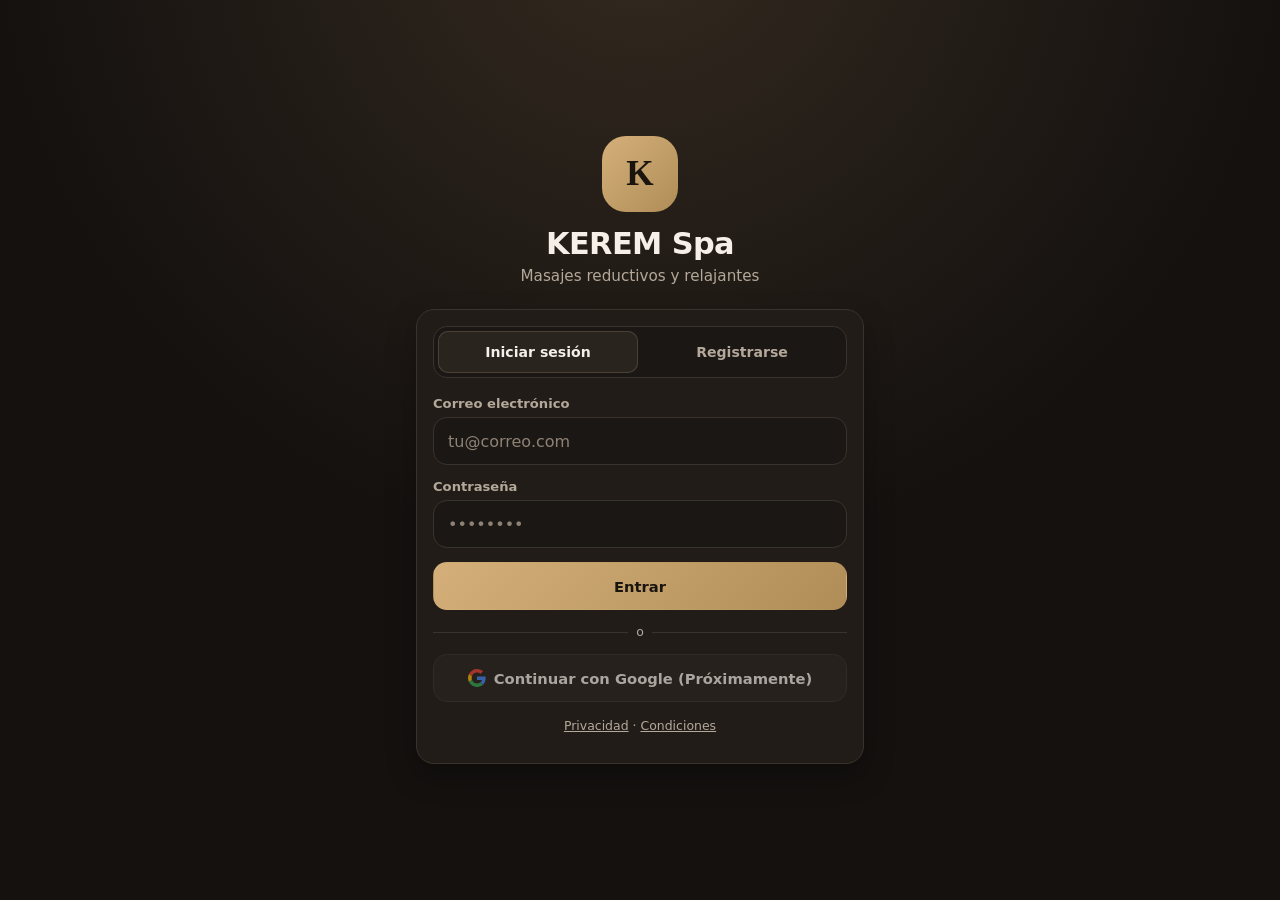
<file: static/index.html>
<!doctype html>
<html lang="es">
<head>
  <meta charset="utf-8" />
  <meta name="viewport" content="width=device-width, initial-scale=1, viewport-fit=cover" />
  <meta name="theme-color" content="#14110f" />
  <meta name="apple-mobile-web-app-capable" content="yes" />
  <meta name="apple-mobile-web-app-status-bar-style" content="black-translucent" />
  <meta name="apple-mobile-web-app-title" content="KEREM Spa" />
  <title>KEREM Spa</title>
  <link rel="manifest" href="/static/manifest.json" />
  <link rel="icon" href="/static/icons/icon-192.svg" type="image/svg+xml" />
  <link rel="apple-touch-icon" href="/static/icons/icon-192.svg" />
  <link rel="stylesheet" href="/static/styles.css?v=20261125g" />
</head>
<body>
  <!-- AUTH -->
  <section id="authView" class="auth-wrap">
    <div class="auth-logo">K</div>
    <h1 class="auth-title">KEREM Spa</h1>
    <p class="auth-sub">Masajes reductivos y relajantes</p>

    <div class="card">
      <div class="seg">
        <button id="tabLogin" class="seg-btn active" type="button">Iniciar sesión</button>
        <button id="tabRegister" class="seg-btn" type="button">Registrarse</button>
      </div>

      <form id="loginForm" novalidate>
        <div class="field">
          <label class="label" for="loginEmail">Correo electrónico</label>
          <input id="loginEmail" name="email" type="email" class="input" autocomplete="email" required placeholder="tu@correo.com" />
        </div>
        <div class="field">
          <label class="label" for="loginPassword">Contraseña</label>
          <input id="loginPassword" name="password" type="password" class="input" autocomplete="current-password" required placeholder="••••••••" />
        </div>
        <button type="submit" class="btn btn-brand btn-block">Entrar</button>
        <p id="loginError" class="small hidden" style="color:var(--danger);margin-top:10px;"></p>
        <div class="flex items-center gap-2" style="margin:14px 0;">
          <div style="flex:1;height:1px;background:var(--line);"></div>
          <span class="small muted">o</span>
          <div style="flex:1;height:1px;background:var(--line);"></div>
        </div>
        <button type="button" class="btn btn-ghost btn-block" disabled aria-disabled="true" title="Próximamente" style="opacity:.65;cursor:not-allowed;">
          <svg width="18" height="18" viewBox="0 0 48 48" aria-hidden="true"><path fill="#EA4335" d="M24 9.5c3.54 0 6.71 1.22 9.21 3.6l6.85-6.85C35.9 2.38 30.47 0 24 0 14.62 0 6.51 5.38 2.56 13.22l7.98 6.19C12.43 13.72 17.74 9.5 24 9.5z"/><path fill="#4285F4" d="M46.98 24.55c0-1.57-.15-3.09-.38-4.55H24v9.02h12.94c-.58 2.96-2.26 5.48-4.78 7.18l7.73 6c4.51-4.18 7.09-10.36 7.09-17.65z"/><path fill="#FBBC05" d="M10.53 28.59c-.48-1.45-.76-2.99-.76-4.59s.27-3.14.76-4.59l-7.98-6.19C.92 16.46 0 20.12 0 24c0 3.88.92 7.54 2.56 10.78l7.97-6.19z"/><path fill="#34A853" d="M24 48c6.48 0 11.93-2.13 15.89-5.81l-7.73-6c-2.15 1.45-4.92 2.3-8.16 2.3-6.26 0-11.57-4.22-13.47-9.91l-7.98 6.19C6.51 42.62 14.62 48 24 48z"/></svg>
          Continuar con Google (Próximamente)
        </button>
      </form>

      <form id="registerForm" class="hidden" novalidate>
        <div class="field">
          <label class="label" for="regName">Nombre completo</label>
          <input id="regName" name="full_name" class="input" required minlength="2" placeholder="Tu nombre" />
        </div>
        <div class="field">
          <label class="label" for="regEmail">Correo electrónico</label>
          <input id="regEmail" name="email" type="email" class="input" required placeholder="tu@correo.com" />
        </div>
        <div class="field">
          <label class="label" for="regPhone">Teléfono (opcional)</label>
          <input id="regPhone" name="phone" type="tel" class="input" placeholder="+52..." />
        </div>
        <div class="field">
          <label class="label" for="regPassword">Contraseña</label>
          <input id="regPassword" name="password" type="password" class="input" required minlength="8" placeholder="Mínimo 8 caracteres" />
        </div>
        <button type="submit" class="btn btn-brand btn-block">Crear cuenta</button>
        <p id="registerError" class="small hidden" style="color:var(--danger);margin-top:10px;"></p>
        <div class="flex items-center gap-2" style="margin:14px 0;">
          <div style="flex:1;height:1px;background:var(--line);"></div>
          <span class="small muted">o</span>
          <div style="flex:1;height:1px;background:var(--line);"></div>
        </div>
        <button type="button" class="btn btn-ghost btn-block" disabled aria-disabled="true" title="Próximamente" style="opacity:.65;cursor:not-allowed;">
          <svg width="18" height="18" viewBox="0 0 48 48" aria-hidden="true"><path fill="#EA4335" d="M24 9.5c3.54 0 6.71 1.22 9.21 3.6l6.85-6.85C35.9 2.38 30.47 0 24 0 14.62 0 6.51 5.38 2.56 13.22l7.98 6.19C12.43 13.72 17.74 9.5 24 9.5z"/><path fill="#4285F4" d="M46.98 24.55c0-1.57-.15-3.09-.38-4.55H24v9.02h12.94c-.58 2.96-2.26 5.48-4.78 7.18l7.73 6c4.51-4.18 7.09-10.36 7.09-17.65z"/><path fill="#FBBC05" d="M10.53 28.59c-.48-1.45-.76-2.99-.76-4.59s.27-3.14.76-4.59l-7.98-6.19C.92 16.46 0 20.12 0 24c0 3.88.92 7.54 2.56 10.78l7.97-6.19z"/><path fill="#34A853" d="M24 48c6.48 0 11.93-2.13 15.89-5.81l-7.73-6c-2.15 1.45-4.92 2.3-8.16 2.3-6.26 0-11.57-4.22-13.47-9.91l-7.98 6.19C6.51 42.62 14.62 48 24 48z"/></svg>
          Continuar con Google (Próximamente)
        </button>
      </form>
      <p class="small muted text-center mt-4" style="margin-top:16px;">
        <a href="/privacy" style="color:var(--muted);text-decoration:underline;">Privacidad</a>
        ·
        <a href="/terms" style="color:var(--muted);text-decoration:underline;">Condiciones</a>
      </p>
    </div>
  </section>

  <!-- CLIENT APP -->
  <section id="clientView" class="hidden">
    <div class="app-shell">
      <header class="topbar">
        <div class="brand-mark">
          <div class="brand-icon">K</div>
          <div>
            <p class="brand-title">KEREM Spa</p>
            <p id="clientName" class="brand-sub">Bienvenida</p>
          </div>
        </div>
        <div class="flex gap-2 items-center">
          <div class="notif-wrap">
            <button id="notifBtn" class="icon-btn" type="button" aria-label="Notificaciones">
              <svg viewBox="0 0 24 24" fill="none" stroke="currentColor" stroke-width="2" stroke-linecap="round" stroke-linejoin="round"><path d="M6 8a6 6 0 0 1 12 0c0 7 3 9 3 9H3s3-2 3-9"/><path d="M10.3 21a1.94 1.94 0 0 0 3.4 0"/></svg>
              <span id="notifBadge" class="notif-badge hidden">0</span>
            </button>
            <div id="notifPanel" class="notif-panel hidden">
              <div class="notif-head">
                <span>Notificaciones</span>
                <div class="flex gap-2 items-center">
                  <button id="notifReadAll" class="small" style="color:var(--brand);">Marcar leídas</button>
                  <button id="notifClearAll" class="small" style="color:#ffb4b4;">Limpiar</button>
                </div>
              </div>
              <div id="notifList" class="notif-list"></div>
            </div>
          </div>
          <button id="logoutBtn" class="icon-btn" type="button" aria-label="Cerrar sesión">
            <svg viewBox="0 0 24 24" fill="none" stroke="currentColor" stroke-width="2" stroke-linecap="round" stroke-linejoin="round"><path d="M9 21H5a2 2 0 0 1-2-2V5a2 2 0 0 1 2-2h4"/><polyline points="16 17 21 12 16 7"/><line x1="21" y1="12" x2="9" y2="12"/></svg>
          </button>
        </div>
      </header>

      <div id="offlineBar" class="offline-bar">Sin conexión. Puedes consultar, pero agendar o cancelar requiere internet.</div>

      <main>
        <section id="tabBook" class="screen active">
          <div class="card">
            <div class="stepper">
              <div class="step-item active" data-step="1"><span class="step-dot" id="stepDot1">1</span><span class="step-label">Servicio</span></div>
              <div class="step-line" id="stepLine1"></div>
              <div class="step-item" data-step="2"><span class="step-dot" id="stepDot2">2</span><span class="step-label">Fecha y hora</span></div>
              <div class="step-line" id="stepLine2"></div>
              <div class="step-item" data-step="3"><span class="step-dot" id="stepDot3">3</span><span class="step-label">Confirmar</span></div>
            </div>

            <div id="wStep1">
              <h2 class="section-title">Elige tu servicio</h2>
              <div id="serviceList"></div>
              <p id="step1Hint" class="small hidden" style="color:var(--danger);margin-top:10px;">Selecciona un servicio para continuar.</p>
              <button type="button" id="nextBtn1" class="btn btn-brand btn-block mt-4" disabled>Continuar</button>
            </div>

            <div id="wStep2" class="hidden">
              <h2 class="section-title">Fecha y hora</h2>
              <div class="field">
                <label class="label" for="dateInput">Fecha</label>
                <input type="date" id="dateInput" class="input" />
              </div>
              <p id="dayHint" class="small muted mt-2 hidden"></p>
              <div id="slotsGrid" class="slots-grid"></div>
              <p id="slotHint" class="small muted mt-3 hidden">Cargando horarios…</p>
              <p id="step2Hint" class="small hidden" style="color:var(--danger);margin-top:10px;">Selecciona un horario para continuar.</p>
              <div class="flex gap-2 mt-4">
                <button type="button" id="backBtn2" class="btn btn-ghost" style="flex:1;">Atrás</button>
                <button type="button" id="nextBtn2" class="btn btn-brand" style="flex:1;" disabled>Continuar</button>
              </div>
            </div>

            <div id="wStep3" class="hidden">
              <h2 class="section-title">Confirmar cita</h2>
              <div id="confirmSummary" class="list-card" style="margin:0;"></div>
              <div class="flex gap-2 mt-4">
                <button type="button" id="backBtn3" class="btn btn-ghost" style="flex:1;">Atrás</button>
                <button type="button" id="bookBtn" class="btn btn-brand" style="flex:1;">Confirmar cita</button>
              </div>
            </div>
          </div>
        </section>

        <section id="tabAppointments" class="screen">
          <div class="card">
            <div class="section-head">
              <h2 class="section-title">Mis citas</h2>
              <button id="refreshAppts" class="btn btn-ghost btn-sm" type="button">Actualizar</button>
            </div>
            <div id="myAppointments"></div>
          </div>
        </section>
      </main>
    </div>

    <nav class="bottom-nav" aria-label="Navegación principal">
      <button id="clientTabBook" class="nav-item active" type="button" data-tab="book">
        <svg viewBox="0 0 24 24" fill="none" stroke="currentColor" stroke-width="2" stroke-linecap="round" stroke-linejoin="round"><rect x="3" y="4" width="18" height="18" rx="2"/><line x1="16" y1="2" x2="16" y2="6"/><line x1="8" y1="2" x2="8" y2="6"/><line x1="3" y1="10" x2="21" y2="10"/></svg>
        <span>Agendar</span>
      </button>
      <button id="clientTabAppointments" class="nav-item" type="button" data-tab="appointments">
        <svg viewBox="0 0 24 24" fill="none" stroke="currentColor" stroke-width="2" stroke-linecap="round" stroke-linejoin="round"><path d="M8 6h13"/><path d="M8 12h13"/><path d="M8 18h13"/><path d="M3 6h.01"/><path d="M3 12h.01"/><path d="M3 18h.01"/></svg>
        <span>Mis citas</span>
      </button>
    </nav>
  </section>

  <div id="toast" class="toast" role="status" aria-live="polite"></div>
  <script src="/static/app.js?v=20261125g"></script>
</body>
</html>
</file>
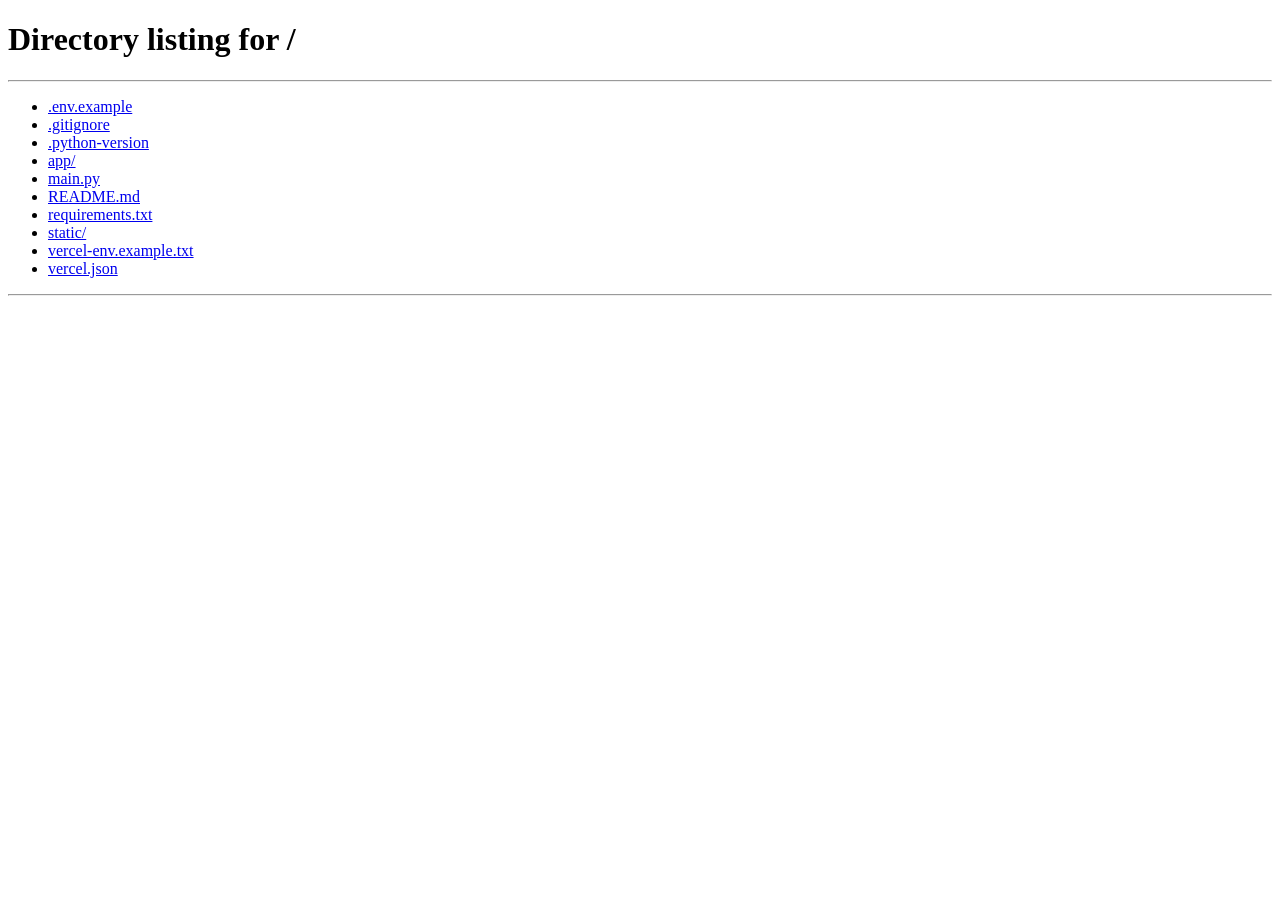
<file: static/dashboard.html>
<!doctype html>
<html lang="es">
<head>
  <meta charset="utf-8" />
  <meta name="viewport" content="width=device-width, initial-scale=1, viewport-fit=cover" />
  <meta name="theme-color" content="#14110f" />
  <meta name="apple-mobile-web-app-capable" content="yes" />
  <meta name="apple-mobile-web-app-status-bar-style" content="black-translucent" />
  <meta name="apple-mobile-web-app-title" content="KEREM Admin" />
  <title>KEREM Spa · Admin</title>
  <link rel="manifest" href="/static/manifest.json" />
  <link rel="icon" href="/static/icons/icon-192.svg" type="image/svg+xml" />
  <link rel="apple-touch-icon" href="/static/icons/icon-192.svg" />
  <link rel="stylesheet" href="/static/styles.css?v=20261125g" />
</head>
<body>
  <div class="admin-layout">
    <aside class="admin-sidebar">
      <div class="side-brand">
        <div class="brand-icon" style="width:38px;height:38px;border-radius:12px;font-size:1rem;">K</div>
        <div>
          <p class="brand-title" style="font-size:.95rem;">KEREM</p>
          <p class="brand-sub">Administración</p>
        </div>
      </div>
      <button data-tab="citas" class="side-link nav-btn active">Citas</button>
      <button data-tab="pacientes" class="side-link nav-btn">Pacientes</button>
      <button data-tab="reportes" class="side-link nav-btn">Reportes</button>
      <button data-tab="servicios" class="side-link nav-btn">Servicios</button>
      <div class="side-spacer"></div>
      <div id="appVersion" class="small muted" style="padding:8px 12px;">v20261125d</div>
      <button id="adminNotifBtn" class="side-link" style="position:relative;">
        Notificaciones
        <span id="adminNotifBadge" class="notif-badge hidden" style="top:8px;right:10px;">0</span>
      </button>
      <button id="adminLogout" class="side-link" style="color:#ffb4b4;">Cerrar sesión</button>
    </aside>

    <div class="admin-main">
      <header class="topbar admin-topbar">
        <div class="brand-mark">
          <div class="brand-icon">K</div>
          <div>
            <p class="brand-title">KEREM Admin</p>
            <p id="adminUserLabel" class="brand-sub">Panel de control</p>
          </div>
        </div>
        <div class="flex gap-2 items-center">
          <div class="notif-wrap">
            <button id="adminNotifBtnM" class="icon-btn" type="button" aria-label="Notificaciones">
              <svg viewBox="0 0 24 24" fill="none" stroke="currentColor" stroke-width="2" stroke-linecap="round" stroke-linejoin="round"><path d="M6 8a6 6 0 0 1 12 0c0 7 3 9 3 9H3s3-2 3-9"/><path d="M10.3 21a1.94 1.94 0 0 0 3.4 0"/></svg>
              <span id="adminNotifBadgeM" class="notif-badge hidden">0</span>
            </button>
            <div id="adminNotifPanel" class="notif-panel hidden">
              <div class="notif-head">
                <span>Notificaciones</span>
                <div class="flex gap-2 items-center">
                  <button id="adminNotifReadAll" class="small" style="color:var(--brand);">Marcar leídas</button>
                  <button id="adminNotifClearAll" class="small" style="color:#ffb4b4;">Limpiar</button>
                </div>
              </div>
              <div id="adminNotifList" class="notif-list"><div class="empty-state" style="padding:20px;"><p class="small">Cargando…</p></div></div>
            </div>
          </div>
          <button id="adminLogoutM" class="icon-btn" type="button" aria-label="Cerrar sesión">
            <svg viewBox="0 0 24 24" fill="none" stroke="currentColor" stroke-width="2" stroke-linecap="round" stroke-linejoin="round"><path d="M9 21H5a2 2 0 0 1-2-2V5a2 2 0 0 1 2-2h4"/><polyline points="16 17 21 12 16 7"/><line x1="21" y1="12" x2="9" y2="12"/></svg>
          </button>
        </div>
      </header>

      <div id="offlineBar" class="offline-bar">Sin conexión. Las acciones administrativas requieren internet.</div>

      <main>
        <section id="panel-citas" class="panel">
          <div class="card">
            <div class="section-head">
              <h2 class="section-title">Citas</h2>
              <select id="filterStatus" class="input" style="width:auto;min-height:40px;padding:8px 12px;">
                <option value="">Todas</option>
                <option value="pending">Pendientes</option>
                <option value="approved">Aprobadas</option>
                <option value="cancelled">Canceladas</option>
                <option value="completed">Completadas</option>
              </select>
            </div>
            <div id="adminAppointments"></div>
          </div>
        </section>

        <section id="panel-pacientes" class="panel hidden">
          <div class="card">
            <div class="section-head">
              <h2 class="section-title">Pacientes</h2>
              <button id="newPatientBtn" class="btn btn-brand btn-sm">+ Nuevo</button>
            </div>
            <div class="field"><input id="patientSearch" class="input" placeholder="Buscar por nombre o correo…" /></div>
            <div id="patientList"></div>
          </div>
        </section>

        <section id="panel-reportes" class="panel hidden">
          <div class="card" style="margin-bottom:14px;">
            <div class="section-head">
              <h2 class="section-title">Reportes y corte</h2>
            </div>
            <div class="grid-2" style="gap:10px;">
              <div class="field" style="margin:0;">
                <label class="label" for="reportPeriod">Periodo</label>
                <select id="reportPeriod" class="input">
                  <option value="daily">Diario</option>
                  <option value="weekly">Semanal</option>
                  <option value="monthly">Mensual</option>
                </select>
              </div>
              <div class="field" style="margin:0;">
                <label class="label" for="reportDate">Fecha base</label>
                <input id="reportDate" type="date" class="input" />
              </div>
            </div>
            <div class="flex gap-2 items-center" style="margin-top:12px;flex-wrap:wrap;">
              <button id="btnLoadReport" class="btn btn-brand btn-sm">Ver reporte</button>
              <div id="reportRange" class="small muted"></div>
            </div>
          </div>
          <div id="reportSummary" class="detail-grid" style="margin-bottom:14px;"></div>
          <div class="card">
            <h3 class="section-title" style="font-size:1rem;margin-bottom:10px;">Detalle por día</h3>
            <div id="reportDays"></div>
          </div>
        </section>

        <section id="panel-servicios" class="panel hidden">
          <div class="card" style="margin-bottom:14px;">
            <div class="section-head">
              <h2 class="section-title">Horarios disponibles</h2>
              <button id="saveAgendaBtn" class="btn btn-brand btn-sm">Guardar</button>
            </div>
            <div class="grid-2" style="gap:10px;">
              <div class="field" style="margin:0;"><label class="label" for="agendaStart">Inicio</label><input id="agendaStart" type="time" class="input" /></div>
              <div class="field" style="margin:0;"><label class="label" for="agendaEnd">Fin</label><input id="agendaEnd" type="time" class="input" /></div>
              <div class="field" style="margin:0;"><label class="label" for="agendaStep">Intervalo (min)</label><input id="agendaStep" type="number" min="5" max="240" step="5" class="input" /></div>
              <div class="field" style="margin:0;"><label class="label" for="agendaLunchStart">Comida inicio</label><input id="agendaLunchStart" type="time" class="input" /></div>
              <div class="field" style="margin:0;"><label class="label" for="agendaLunchEnd">Comida fin</label><input id="agendaLunchEnd" type="time" class="input" /></div>
            </div>
            <div class="field mt-3">
              <label class="label">Días laborales</label>
              <div id="agendaDays" class="flex gap-2" style="flex-wrap:wrap;"></div>
            </div>
            <p class="small muted">Estos horarios se usan para generar slots disponibles al agendar citas.</p>
          </div>
          <div class="card">
            <div class="section-head">
              <h2 class="section-title">Servicios</h2>
              <button id="newServiceBtn" class="btn btn-brand btn-sm">+ Servicio</button>
            </div>
            <div id="serviceGrid" class="grid-2"></div>
          </div>
        </section>
      </main>
    </div>
  </div>

  <nav class="bottom-nav admin-mobile-nav" aria-label="Navegación admin" style="grid-template-columns:repeat(4,1fr);">
    <button data-tab="citas" class="nav-item nav-btn active"><svg viewBox="0 0 24 24" fill="none" stroke="currentColor" stroke-width="2"><rect x="3" y="4" width="18" height="18" rx="2"/><line x1="16" y1="2" x2="16" y2="6"/><line x1="8" y1="2" x2="8" y2="6"/><line x1="3" y1="10" x2="21" y2="10"/></svg><span>Citas</span></button>
    <button data-tab="pacientes" class="nav-item nav-btn"><svg viewBox="0 0 24 24" fill="none" stroke="currentColor" stroke-width="2"><path d="M17 21v-2a4 4 0 0 0-4-4H5a4 4 0 0 0-4 4v2"/><circle cx="9" cy="7" r="4"/><path d="M23 21v-2a4 4 0 0 0-3-3.87"/><path d="M16 3.13a4 4 0 0 1 0 7.75"/></svg><span>Pacientes</span></button>
    <button data-tab="reportes" class="nav-item nav-btn"><svg viewBox="0 0 24 24" fill="none" stroke="currentColor" stroke-width="2"><line x1="12" y1="20" x2="12" y2="10"/><line x1="18" y1="20" x2="18" y2="4"/><line x1="6" y1="20" x2="6" y2="16"/></svg><span>Reportes</span></button>
    <button data-tab="servicios" class="nav-item nav-btn"><svg viewBox="0 0 24 24" fill="none" stroke="currentColor" stroke-width="2"><path d="M12 2l2.4 7.4H22l-6.2 4.5 2.4 7.4L12 16.8l-6.2 4.5 2.4-7.4L2 9.4h7.6z"/></svg><span>Servicios</span></button>
  </nav>

  <div id="modal" class="backdrop">
    <div class="sheet-modal">
      <div class="sheet-handle"></div>
      <div class="modal-head">
        <h3 id="modalTitle" class="modal-title"></h3>
        <button id="modalCloseX" class="icon-btn" type="button" aria-label="Cerrar" style="width:38px;height:38px;">×</button>
      </div>
      <div id="modalBody" class="modal-body"></div>
      <div class="modal-actions">
        <button id="modalCancel" class="btn btn-ghost">Cancelar</button>
        <button id="modalOk" class="btn btn-brand">Guardar</button>
      </div>
    </div>
  </div>

  <div id="toast" class="toast" role="status" aria-live="polite"></div>
  <script src="/static/admin.js?v=20261125d"></script>
</body>
</html>
</file>
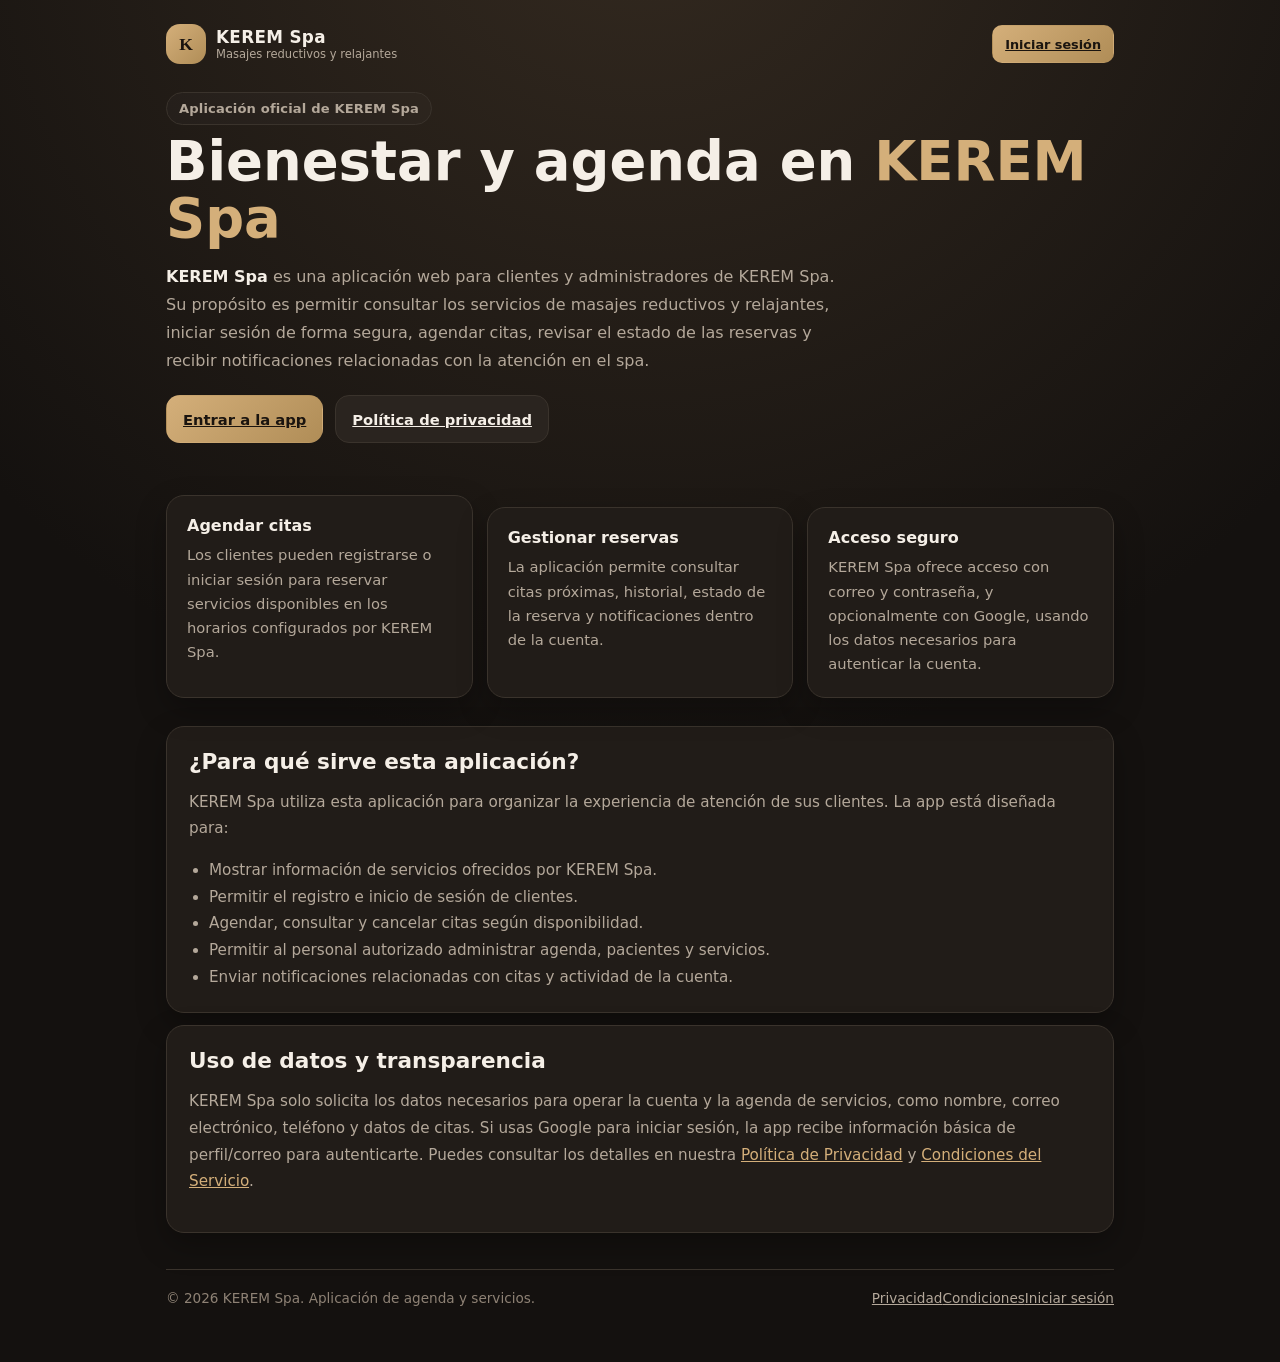
<file: static/home.html>
<!doctype html>
<html lang="es">
<head>
  <meta charset="utf-8" />
  <meta name="viewport" content="width=device-width, initial-scale=1, viewport-fit=cover" />
  <meta name="theme-color" content="#14110f" />
  <meta name="description" content="KEREM Spa es una aplicación web para consultar servicios de masajes reductivos y relajantes, agendar citas y gestionar tu atención en KEREM Spa." />
  <title>KEREM Spa | Masajes reductivos y relajantes</title>
  <link rel="manifest" href="/static/manifest.json" />
  <link rel="icon" href="/static/icons/icon-192.svg" type="image/svg+xml" />
  <link rel="stylesheet" href="/static/styles.css?v=20261125e" />
  <style>
    .landing { max-width: 980px; margin: 0 auto; padding: 24px 16px 56px; }
    .hero { padding: 28px 0 24px; display: grid; gap: 24px; }
    .hero h1 { font-size: clamp(2rem, 6vw, 3.4rem); line-height: 1.05; margin: 8px 0 12px; }
    .hero p { color: var(--muted); font-size: 1rem; line-height: 1.75; max-width: 680px; }
    .eyebrow { color: var(--brand); font-size: .78rem; font-weight: 700; letter-spacing: .12em; text-transform: uppercase; }
    .cta-row { display: flex; gap: 12px; flex-wrap: wrap; margin-top: 20px; }
    .grid-3 { display: grid; gap: 14px; grid-template-columns: repeat(auto-fit, minmax(220px, 1fr)); margin-top: 28px; }
    .feature { padding: 20px; }
    .feature h3 { font-size: 1rem; margin: 0 0 8px; }
    .feature p { margin: 0; color: var(--muted); font-size: .92rem; line-height: 1.65; }
    .section { margin-top: 28px; }
    .section h2 { font-size: 1.35rem; margin: 0 0 10px; }
    .section p, .section li { color: var(--muted); line-height: 1.75; font-size: .95rem; }
    .section ul { padding-left: 20px; margin: 10px 0 0; }
    .footer { margin-top: 36px; padding-top: 20px; border-top: 1px solid var(--line); color: var(--muted-2); font-size: .85rem; display:flex; gap:12px; flex-wrap:wrap; justify-content:space-between; }
    .footer a { color: var(--muted); text-decoration: underline; }
    .badge { display:inline-flex; align-items:center; gap:8px; padding:8px 12px; border:1px solid var(--line); border-radius:999px; color:var(--muted); font-size:.82rem; background:rgba(255,255,255,.02); }
  </style>
</head>
<body>
  <div class="landing">
    <header class="flex justify-between items-center gap-3" style="flex-wrap:wrap;">
      <div class="brand-mark">
        <div class="brand-icon">K</div>
        <div>
          <p class="brand-title">KEREM Spa</p>
          <p class="brand-sub">Masajes reductivos y relajantes</p>
        </div>
      </div>
      <a href="/app" class="btn btn-brand btn-sm">Iniciar sesión</a>
    </header>

    <main>
      <section class="hero">
        <div>
          <div class="badge">Aplicación oficial de KEREM Spa</div>
          <h1>Bienestar y agenda en <span style="color:var(--brand);">KEREM Spa</span></h1>
          <p><strong style="color:var(--text);">KEREM Spa</strong> es una aplicación web para clientes y administradores de KEREM Spa. Su propósito es permitir consultar los servicios de masajes reductivos y relajantes, iniciar sesión de forma segura, agendar citas, revisar el estado de las reservas y recibir notificaciones relacionadas con la atención en el spa.</p>
          <div class="cta-row">
            <a href="/app" class="btn btn-brand">Entrar a la app</a>
            <a href="/privacy" class="btn btn-ghost">Política de privacidad</a>
          </div>
        </div>
      </section>

      <section class="grid-3" aria-label="Funciones principales">
        <article class="card feature">
          <h3>Agendar citas</h3>
          <p>Los clientes pueden registrarse o iniciar sesión para reservar servicios disponibles en los horarios configurados por KEREM Spa.</p>
        </article>
        <article class="card feature">
          <h3>Gestionar reservas</h3>
          <p>La aplicación permite consultar citas próximas, historial, estado de la reserva y notificaciones dentro de la cuenta.</p>
        </article>
        <article class="card feature">
          <h3>Acceso seguro</h3>
          <p>KEREM Spa ofrece acceso con correo y contraseña, y opcionalmente con Google, usando los datos necesarios para autenticar la cuenta.</p>
        </article>
      </section>

      <section class="section card" style="padding:22px;">
        <h2>¿Para qué sirve esta aplicación?</h2>
        <p>KEREM Spa utiliza esta aplicación para organizar la experiencia de atención de sus clientes. La app está diseñada para:</p>
        <ul>
          <li>Mostrar información de servicios ofrecidos por KEREM Spa.</li>
          <li>Permitir el registro e inicio de sesión de clientes.</li>
          <li>Agendar, consultar y cancelar citas según disponibilidad.</li>
          <li>Permitir al personal autorizado administrar agenda, pacientes y servicios.</li>
          <li>Enviar notificaciones relacionadas con citas y actividad de la cuenta.</li>
        </ul>
      </section>

      <section class="section card" style="padding:22px;">
        <h2>Uso de datos y transparencia</h2>
        <p>KEREM Spa solo solicita los datos necesarios para operar la cuenta y la agenda de servicios, como nombre, correo electrónico, teléfono y datos de citas. Si usas Google para iniciar sesión, la app recibe información básica de perfil/correo para autenticarte. Puedes consultar los detalles en nuestra <a href="/privacy">Política de Privacidad</a> y <a href="/terms">Condiciones del Servicio</a>.</p>
      </section>
    </main>

    <footer class="footer">
      <div>© 2026 KEREM Spa. Aplicación de agenda y servicios.</div>
      <div class="flex gap-3" style="flex-wrap:wrap;">
        <a href="/privacy">Privacidad</a>
        <a href="/terms">Condiciones</a>
        <a href="/app">Iniciar sesión</a>
      </div>
    </footer>
  </div>
</body>
</html>
</file>
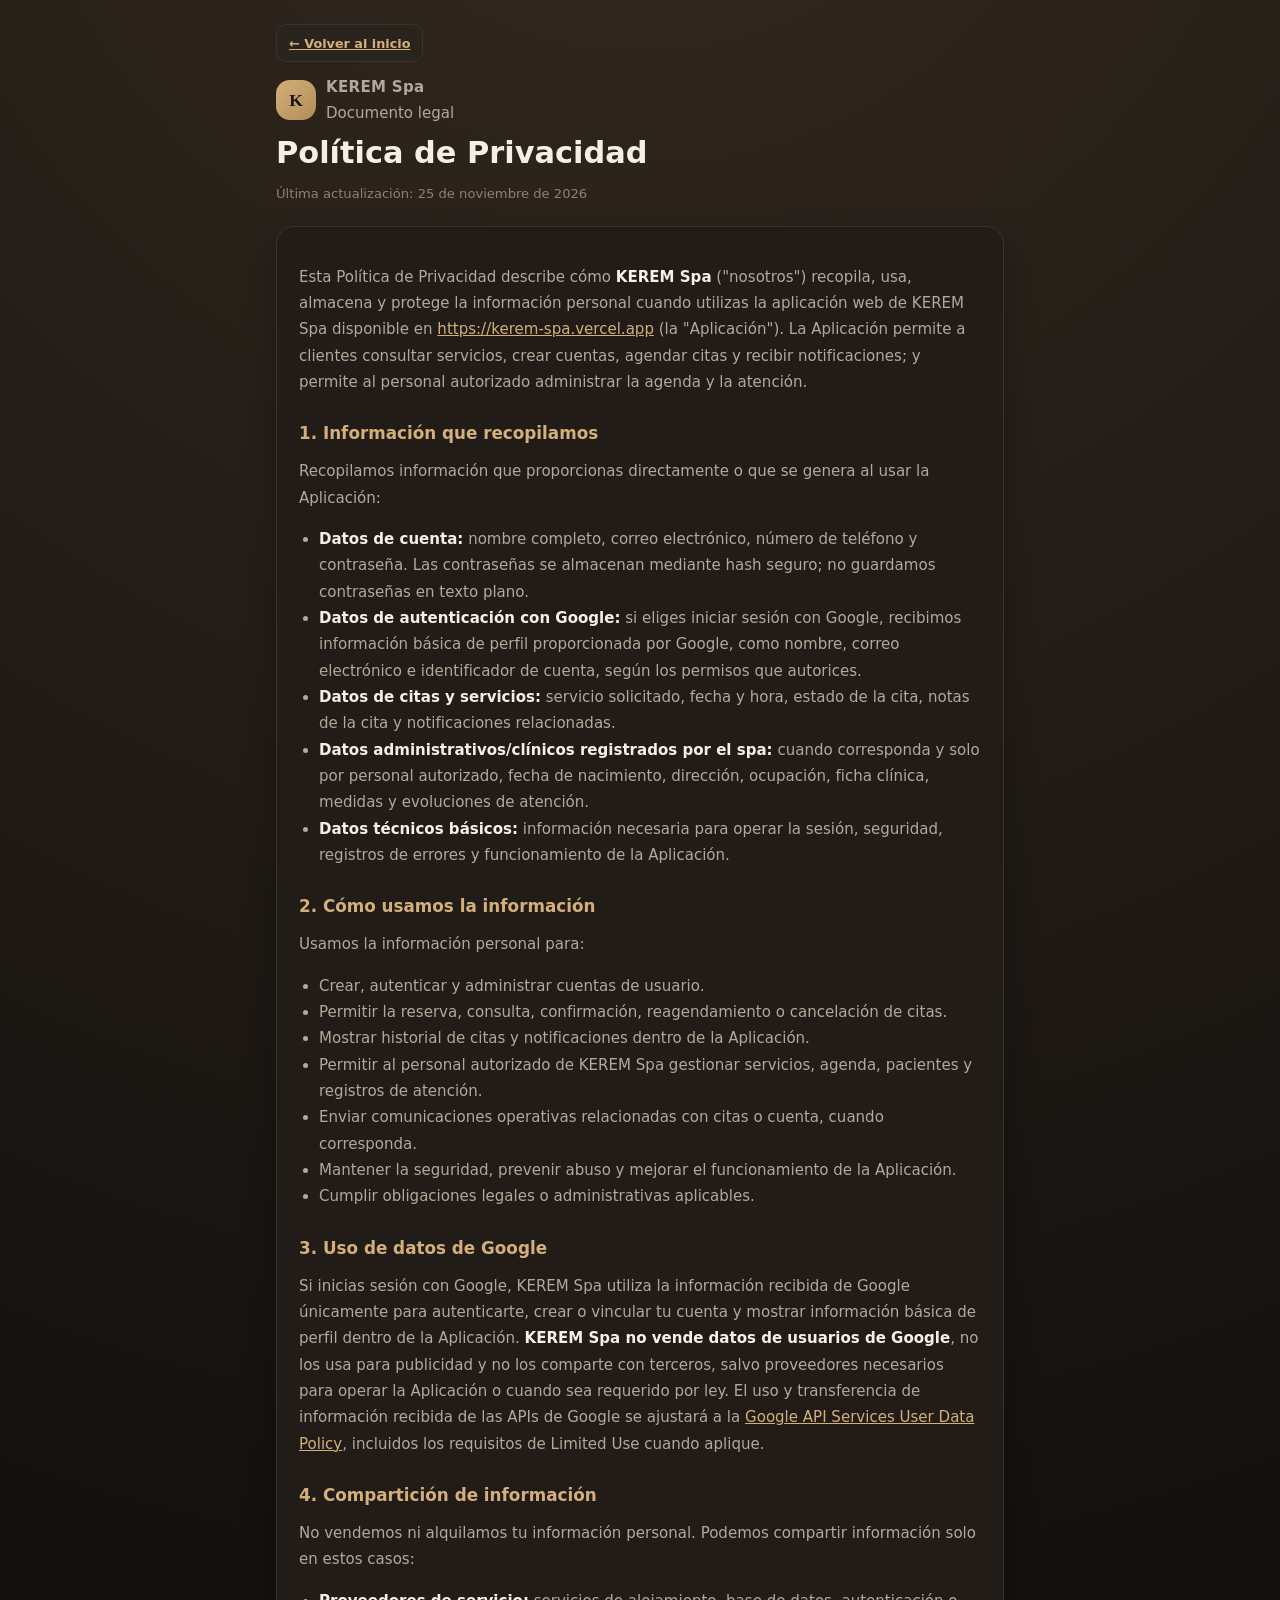
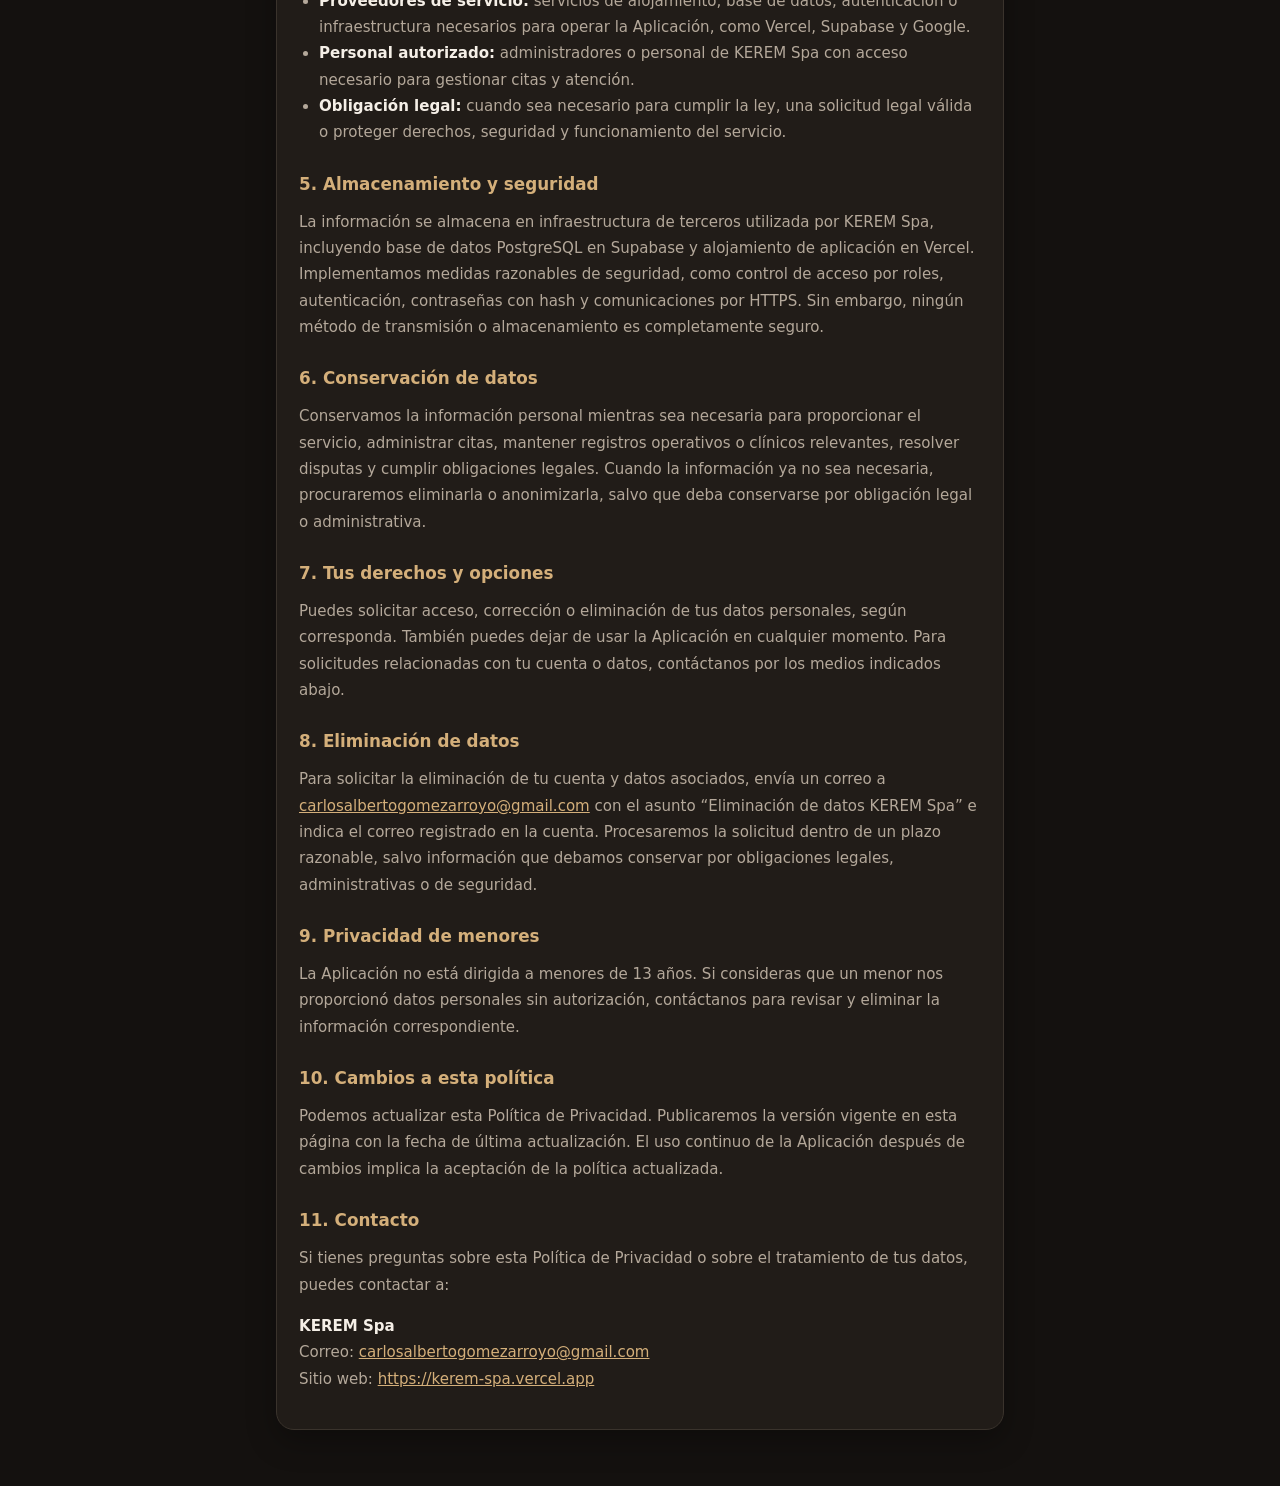
<file: static/privacy.html>
<!doctype html>
<html lang="es">
<head>
  <meta charset="utf-8" />
  <meta name="viewport" content="width=device-width, initial-scale=1, viewport-fit=cover" />
  <meta name="theme-color" content="#14110f" />
  <meta name="description" content="Política de Privacidad de KEREM Spa. Conoce cómo recopilamos, usamos y protegemos tus datos." />
  <title>Política de Privacidad | KEREM Spa</title>
  <link rel="icon" href="/static/icons/icon-192.svg" type="image/svg+xml" />
  <link rel="stylesheet" href="/static/styles.css?v=20261125e" />
  <style>
    .doc { max-width: 760px; margin: 0 auto; padding: 24px 16px 56px; }
    .doc h1 { font-size: 1.9rem; margin: 8px 0 4px; }
    .doc h2 { font-size: 1.05rem; margin: 28px 0 8px; color: var(--brand); }
    .doc p, .doc li { color: var(--muted); line-height: 1.75; font-size: .94rem; }
    .doc ul { padding-left: 20px; margin: 8px 0; }
    .doc a { color: var(--brand); }
    .doc .meta { color: var(--muted-2); font-size: .82rem; margin-bottom: 20px; }
    .doc .card { padding: 22px; margin-top: 16px; }
    .doc strong { color: var(--text); }
  </style>
</head>
<body>
  <div class="doc">
    <a href="/" class="btn btn-ghost btn-sm" style="display:inline-flex;margin-bottom:12px;">← Volver al inicio</a>
    <div class="brand-mark" style="margin-bottom:8px;">
      <div class="brand-icon">K</div>
      <div><p class="brand-title">KEREM Spa</p><p class="brand-sub">Documento legal</p></div>
    </div>
    <h1>Política de Privacidad</h1>
    <p class="meta">Última actualización: 25 de noviembre de 2026</p>

    <div class="card">
      <p>Esta Política de Privacidad describe cómo <strong>KEREM Spa</strong> ("nosotros") recopila, usa, almacena y protege la información personal cuando utilizas la aplicación web de KEREM Spa disponible en <a href="https://kerem-spa.vercel.app">https://kerem-spa.vercel.app</a> (la "Aplicación"). La Aplicación permite a clientes consultar servicios, crear cuentas, agendar citas y recibir notificaciones; y permite al personal autorizado administrar la agenda y la atención.</p>

      <h2>1. Información que recopilamos</h2>
      <p>Recopilamos información que proporcionas directamente o que se genera al usar la Aplicación:</p>
      <ul>
        <li><strong>Datos de cuenta:</strong> nombre completo, correo electrónico, número de teléfono y contraseña. Las contraseñas se almacenan mediante hash seguro; no guardamos contraseñas en texto plano.</li>
        <li><strong>Datos de autenticación con Google:</strong> si eliges iniciar sesión con Google, recibimos información básica de perfil proporcionada por Google, como nombre, correo electrónico e identificador de cuenta, según los permisos que autorices.</li>
        <li><strong>Datos de citas y servicios:</strong> servicio solicitado, fecha y hora, estado de la cita, notas de la cita y notificaciones relacionadas.</li>
        <li><strong>Datos administrativos/clínicos registrados por el spa:</strong> cuando corresponda y solo por personal autorizado, fecha de nacimiento, dirección, ocupación, ficha clínica, medidas y evoluciones de atención.</li>
        <li><strong>Datos técnicos básicos:</strong> información necesaria para operar la sesión, seguridad, registros de errores y funcionamiento de la Aplicación.</li>
      </ul>

      <h2>2. Cómo usamos la información</h2>
      <p>Usamos la información personal para:</p>
      <ul>
        <li>Crear, autenticar y administrar cuentas de usuario.</li>
        <li>Permitir la reserva, consulta, confirmación, reagendamiento o cancelación de citas.</li>
        <li>Mostrar historial de citas y notificaciones dentro de la Aplicación.</li>
        <li>Permitir al personal autorizado de KEREM Spa gestionar servicios, agenda, pacientes y registros de atención.</li>
        <li>Enviar comunicaciones operativas relacionadas con citas o cuenta, cuando corresponda.</li>
        <li>Mantener la seguridad, prevenir abuso y mejorar el funcionamiento de la Aplicación.</li>
        <li>Cumplir obligaciones legales o administrativas aplicables.</li>
      </ul>

      <h2>3. Uso de datos de Google</h2>
      <p>Si inicias sesión con Google, KEREM Spa utiliza la información recibida de Google únicamente para autenticarte, crear o vincular tu cuenta y mostrar información básica de perfil dentro de la Aplicación. <strong>KEREM Spa no vende datos de usuarios de Google</strong>, no los usa para publicidad y no los comparte con terceros, salvo proveedores necesarios para operar la Aplicación o cuando sea requerido por ley. El uso y transferencia de información recibida de las APIs de Google se ajustará a la <a href="https://developers.google.com/terms/api-services-user-data-policy" target="_blank" rel="noopener">Google API Services User Data Policy</a>, incluidos los requisitos de Limited Use cuando aplique.</p>

      <h2>4. Compartición de información</h2>
      <p>No vendemos ni alquilamos tu información personal. Podemos compartir información solo en estos casos:</p>
      <ul>
        <li><strong>Proveedores de servicio:</strong> servicios de alojamiento, base de datos, autenticación o infraestructura necesarios para operar la Aplicación, como Vercel, Supabase y Google.</li>
        <li><strong>Personal autorizado:</strong> administradores o personal de KEREM Spa con acceso necesario para gestionar citas y atención.</li>
        <li><strong>Obligación legal:</strong> cuando sea necesario para cumplir la ley, una solicitud legal válida o proteger derechos, seguridad y funcionamiento del servicio.</li>
      </ul>

      <h2>5. Almacenamiento y seguridad</h2>
      <p>La información se almacena en infraestructura de terceros utilizada por KEREM Spa, incluyendo base de datos PostgreSQL en Supabase y alojamiento de aplicación en Vercel. Implementamos medidas razonables de seguridad, como control de acceso por roles, autenticación, contraseñas con hash y comunicaciones por HTTPS. Sin embargo, ningún método de transmisión o almacenamiento es completamente seguro.</p>

      <h2>6. Conservación de datos</h2>
      <p>Conservamos la información personal mientras sea necesaria para proporcionar el servicio, administrar citas, mantener registros operativos o clínicos relevantes, resolver disputas y cumplir obligaciones legales. Cuando la información ya no sea necesaria, procuraremos eliminarla o anonimizarla, salvo que deba conservarse por obligación legal o administrativa.</p>

      <h2>7. Tus derechos y opciones</h2>
      <p>Puedes solicitar acceso, corrección o eliminación de tus datos personales, según corresponda. También puedes dejar de usar la Aplicación en cualquier momento. Para solicitudes relacionadas con tu cuenta o datos, contáctanos por los medios indicados abajo.</p>

      <h2>8. Eliminación de datos</h2>
      <p>Para solicitar la eliminación de tu cuenta y datos asociados, envía un correo a <a href="mailto:carlosalbertogomezarroyo@gmail.com">carlosalbertogomezarroyo@gmail.com</a> con el asunto “Eliminación de datos KEREM Spa” e indica el correo registrado en la cuenta. Procesaremos la solicitud dentro de un plazo razonable, salvo información que debamos conservar por obligaciones legales, administrativas o de seguridad.</p>

      <h2>9. Privacidad de menores</h2>
      <p>La Aplicación no está dirigida a menores de 13 años. Si consideras que un menor nos proporcionó datos personales sin autorización, contáctanos para revisar y eliminar la información correspondiente.</p>

      <h2>10. Cambios a esta política</h2>
      <p>Podemos actualizar esta Política de Privacidad. Publicaremos la versión vigente en esta página con la fecha de última actualización. El uso continuo de la Aplicación después de cambios implica la aceptación de la política actualizada.</p>

      <h2>11. Contacto</h2>
      <p>Si tienes preguntas sobre esta Política de Privacidad o sobre el tratamiento de tus datos, puedes contactar a:</p>
      <p><strong>KEREM Spa</strong><br>
      Correo: <a href="mailto:carlosalbertogomezarroyo@gmail.com">carlosalbertogomezarroyo@gmail.com</a><br>
      Sitio web: <a href="https://kerem-spa.vercel.app">https://kerem-spa.vercel.app</a></p>
    </div>
  </div>
</body>
</html>
</file>
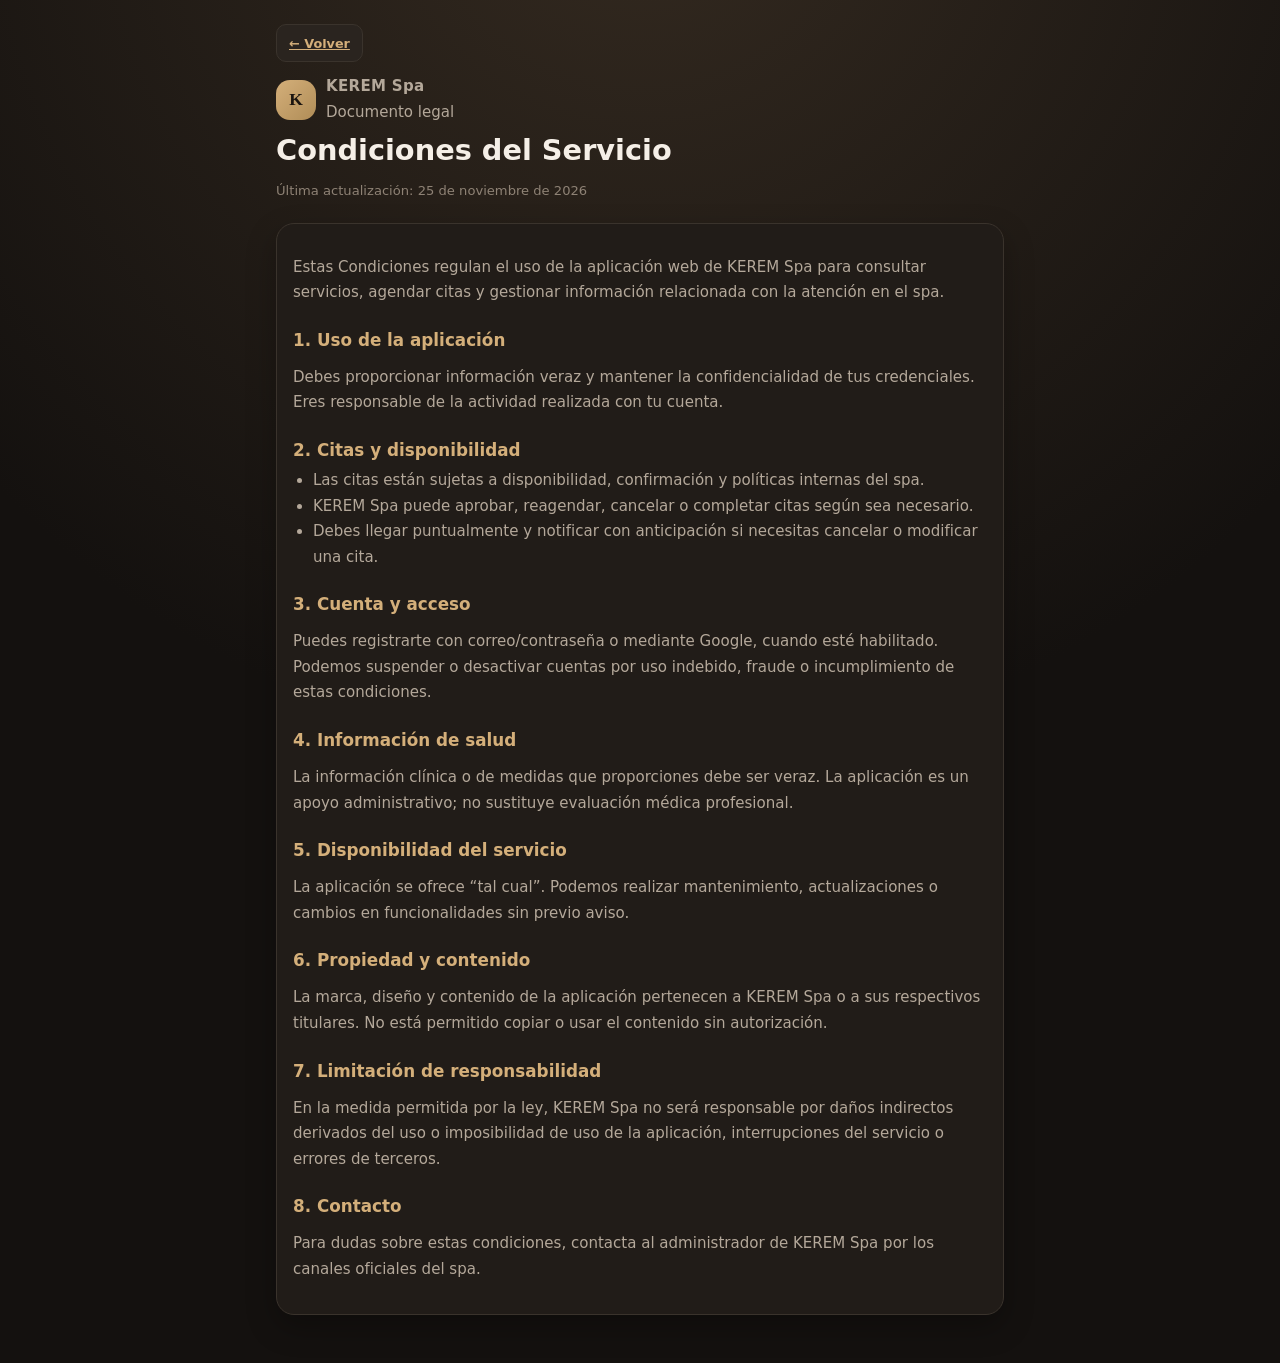
<file: static/terms.html>
<!doctype html>
<html lang="es">
<head>
  <meta charset="utf-8" />
  <meta name="viewport" content="width=device-width, initial-scale=1, viewport-fit=cover" />
  <meta name="theme-color" content="#14110f" />
  <title>Condiciones del Servicio · KEREM Spa</title>
  <link rel="icon" href="/static/icons/icon-192.svg" type="image/svg+xml" />
  <link rel="stylesheet" href="/static/styles.css?v=20261125e" />
  <style>
    .doc { max-width: 760px; margin: 0 auto; padding: 24px 16px 48px; }
    .doc h1 { font-size: 1.8rem; margin: 8px 0 4px; }
    .doc h2 { font-size: 1.05rem; margin: 24px 0 8px; color: var(--brand); }
    .doc p, .doc li { color: var(--muted); line-height: 1.7; font-size: .94rem; }
    .doc ul { padding-left: 20px; margin: 8px 0; }
    .doc a { color: var(--brand); }
    .doc .meta { color: var(--muted-2); font-size: .82rem; margin-bottom: 20px; }
    .doc .card { margin-top: 16px; }
  </style>
</head>
<body>
  <div class="doc">
    <a href="/" class="btn btn-ghost btn-sm" style="display:inline-flex;margin-bottom:12px;">← Volver</a>
    <div class="brand-mark" style="margin-bottom:8px;">
      <div class="brand-icon">K</div>
      <div><p class="brand-title">KEREM Spa</p><p class="brand-sub">Documento legal</p></div>
    </div>
    <h1>Condiciones del Servicio</h1>
    <p class="meta">Última actualización: 25 de noviembre de 2026</p>

    <div class="card">
      <p>Estas Condiciones regulan el uso de la aplicación web de KEREM Spa para consultar servicios, agendar citas y gestionar información relacionada con la atención en el spa.</p>

      <h2>1. Uso de la aplicación</h2>
      <p>Debes proporcionar información veraz y mantener la confidencialidad de tus credenciales. Eres responsable de la actividad realizada con tu cuenta.</p>

      <h2>2. Citas y disponibilidad</h2>
      <ul>
        <li>Las citas están sujetas a disponibilidad, confirmación y políticas internas del spa.</li>
        <li>KEREM Spa puede aprobar, reagendar, cancelar o completar citas según sea necesario.</li>
        <li>Debes llegar puntualmente y notificar con anticipación si necesitas cancelar o modificar una cita.</li>
      </ul>

      <h2>3. Cuenta y acceso</h2>
      <p>Puedes registrarte con correo/contraseña o mediante Google, cuando esté habilitado. Podemos suspender o desactivar cuentas por uso indebido, fraude o incumplimiento de estas condiciones.</p>

      <h2>4. Información de salud</h2>
      <p>La información clínica o de medidas que proporciones debe ser veraz. La aplicación es un apoyo administrativo; no sustituye evaluación médica profesional.</p>

      <h2>5. Disponibilidad del servicio</h2>
      <p>La aplicación se ofrece “tal cual”. Podemos realizar mantenimiento, actualizaciones o cambios en funcionalidades sin previo aviso.</p>

      <h2>6. Propiedad y contenido</h2>
      <p>La marca, diseño y contenido de la aplicación pertenecen a KEREM Spa o a sus respectivos titulares. No está permitido copiar o usar el contenido sin autorización.</p>

      <h2>7. Limitación de responsabilidad</h2>
      <p>En la medida permitida por la ley, KEREM Spa no será responsable por daños indirectos derivados del uso o imposibilidad de uso de la aplicación, interrupciones del servicio o errores de terceros.</p>

      <h2>8. Contacto</h2>
      <p>Para dudas sobre estas condiciones, contacta al administrador de KEREM Spa por los canales oficiales del spa.</p>
    </div>
  </div>
</body>
</html>
</file>
<file: static/styles.css>
/* KEREM Spa - PWA dark mobile-first, inspired by Home Staks layout, branded KEREM */
:root {
  color-scheme: dark;
  --bg: #14110f;
  --bg-soft: #1b1714;
  --surface: #211c18;
  --surface-2: #2a241f;
  --surface-3: #332c26;
  --line: #3a332c;
  --line-soft: #4a4036;
  --text: #f5efe7;
  --muted: #b4a89a;
  --muted-2: #8e8275;
  --brand: #d4af7a;
  --brand-dark: #b08d57;
  --brand-soft: rgba(212, 175, 122, 0.14);
  --danger: #ef6b6b;
  --danger-soft: rgba(239, 107, 107, 0.14);
  --success: #5fb38a;
  --success-soft: rgba(95, 179, 138, 0.14);
  --warning: #e0a94f;
  --warning-soft: rgba(224, 169, 79, 0.16);
  --info: #8ea4d2;
  --info-soft: rgba(142, 164, 210, 0.14);
  --shadow: 0 12px 30px rgba(0, 0, 0, 0.28);
  --radius: 18px;
}

*, *::before, *::after { box-sizing: border-box; }
html, body { margin: 0; padding: 0; min-height: 100%; }
body {
  background: radial-gradient(circle at 50% -10%, #342a20 0, var(--bg) 55%);
  color: var(--text);
  font-family: ui-sans-serif, system-ui, -apple-system, "Segoe UI", Roboto, sans-serif;
  -webkit-font-smoothing: antialiased;
  -webkit-tap-highlight-color: transparent;
}
button, input, select, textarea { font: inherit; color: inherit; }
button { cursor: pointer; background: none; border: none; }
button:disabled { opacity: .55; cursor: default; }
a { color: var(--brand); }
:focus-visible { outline: 2px solid var(--brand); outline-offset: 2px; }
[hidden], .hidden { display: none !important; }

.app-shell {
  width: 100%;
  max-width: 560px;
  min-height: 100dvh;
  margin: 0 auto;
  padding: 16px 16px calc(96px + env(safe-area-inset-bottom));
}
.screen { display: none; }
.screen.active { display: block; animation: fade-in .18s ease-out; }
@keyframes fade-in { from { opacity: 0; transform: translateY(4px); } to { opacity: 1; transform: none; } }

.muted { color: var(--muted); }
.small { font-size: .78rem; line-height: 1.3; }
.text-center { text-align: center; }
.font-semibold { font-weight: 600; }
.font-bold { font-weight: 700; }

/* Topbar */
.topbar {
  position: sticky; top: 0; z-index: 30;
  display: flex; align-items: center; justify-content: space-between; gap: 12px;
  padding: calc(8px + env(safe-area-inset-top)) 0 14px;
  background: linear-gradient(to bottom, rgba(20,17,15,.98), rgba(20,17,15,.92) 70%, rgba(20,17,15,0));
}
.brand-mark { display: flex; align-items: center; gap: 10px; }
.brand-icon {
  width: 40px; height: 40px; border-radius: 14px; display: grid; place-items: center;
  background: linear-gradient(135deg, var(--brand), var(--brand-dark)); color: #1a140f;
  font-weight: 800; font-size: 1.1rem; font-family: Georgia, serif;
}
.brand-title { margin: 0; font-size: 1.05rem; font-weight: 700; letter-spacing: .02em; }
.brand-sub { margin: 0; font-size: .72rem; color: var(--muted); }
.icon-btn {
  width: 44px; height: 44px; border-radius: 14px; display: inline-grid; place-items: center;
  background: var(--surface); border: 1px solid var(--line); color: var(--text); position: relative;
}
.icon-btn:active { transform: scale(.97); }
.icon-btn svg { width: 20px; height: 20px; }

/* Cards / sheets */
.card {
  background: var(--surface); border: 1px solid var(--line); border-radius: var(--radius);
  padding: 16px; box-shadow: var(--shadow);
}
.card + .card { margin-top: 12px; }
.section-title { margin: 0 0 12px; font-size: 1rem; font-weight: 700; }
.section-head { display: flex; align-items: center; justify-content: space-between; gap: 10px; margin-bottom: 12px; }
.section-head .section-title { margin: 0; }

/* Auth */
.auth-wrap {
  min-height: 100dvh; display: flex; flex-direction: column; justify-content: center;
  padding: max(32px, env(safe-area-inset-top)) 16px max(32px, env(safe-area-inset-bottom));
  max-width: 480px; margin: 0 auto;
}
.auth-logo {
  width: 76px; height: 76px; margin: 0 auto 14px; border-radius: 24px; display: grid; place-items: center;
  background: linear-gradient(135deg, var(--brand), var(--brand-dark)); color: #1a140f;
  font-size: 2.2rem; font-weight: 800; font-family: Georgia, serif;
}
.auth-title { margin: 0; text-align: center; font-size: 1.9rem; font-weight: 700; letter-spacing: -.02em; }
.auth-sub { margin: 6px 0 24px; text-align: center; color: var(--muted); font-size: .95rem; }

/* Inputs */
.field { margin-bottom: 14px; }
.label { display: block; font-size: .82rem; font-weight: 600; color: var(--muted); margin-bottom: 6px; }
.input, select.input, textarea.input {
  width: 100%; min-height: 48px; padding: 12px 14px; border-radius: 14px;
  border: 1px solid var(--line); background: var(--bg-soft); color: var(--text);
  transition: border-color .15s, box-shadow .15s;
}
.input:focus { border-color: var(--brand-dark); box-shadow: 0 0 0 3px rgba(212,175,122,.12); outline: none; }
textarea.input { min-height: 88px; resize: vertical; }
.input::placeholder { color: var(--muted-2); }

/* Buttons */
.btn {
  min-height: 48px; padding: 12px 16px; border-radius: 14px; font-weight: 650; font-size: .92rem;
  display: inline-flex; align-items: center; justify-content: center; gap: 8px;
  border: 1px solid transparent; transition: transform .12s, opacity .15s, background .15s;
}
.btn:active:not(:disabled) { transform: translateY(1px); }
.btn-block { width: 100%; }
.btn-brand { background: linear-gradient(135deg, var(--brand), var(--brand-dark)); color: #1a140f; }
.btn-ghost { background: var(--surface-2); border-color: var(--line); color: var(--text); }
.btn-danger { background: var(--danger-soft); color: #ffb4b4; border-color: rgba(239,107,107,.25); }
.btn-sm { min-height: 38px; padding: 8px 12px; border-radius: 10px; font-size: .8rem; }

.seg {
  display: grid; grid-template-columns: repeat(2,1fr); gap: 4px; padding: 4px;
  background: var(--bg-soft); border: 1px solid var(--line); border-radius: 14px; margin-bottom: 18px;
}
.seg-btn { min-height: 42px; border-radius: 10px; font-size: .88rem; font-weight: 600; color: var(--muted); }
.seg-btn.active { background: var(--surface-2); color: var(--text); box-shadow: inset 0 0 0 1px var(--line-soft); }

/* Chips / filters */
.chip-row { display: flex; gap: 8px; overflow-x: auto; padding-bottom: 4px; margin-bottom: 14px; scrollbar-width: none; }
.chip-row::-webkit-scrollbar { display: none; }
.chip {
  flex: 0 0 auto; min-height: 40px; padding: 8px 14px; border-radius: 999px;
  border: 1px solid var(--line); background: var(--surface); color: var(--muted); font-size: .82rem; font-weight: 600;
}
.chip.active { background: var(--brand-soft); color: var(--brand); border-color: rgba(212,175,122,.35); }

/* Service/slot cards */
.service-card {
  width: 100%; text-align: left; padding: 14px; border-radius: 16px; border: 1px solid var(--line);
  background: var(--bg-soft); display: flex; align-items: center; justify-content: space-between; gap: 12px;
}
.service-card + .service-card { margin-top: 10px; }
.service-card.selected { border-color: var(--brand-dark); background: rgba(212,175,122,.08); }
.service-name { font-weight: 650; margin: 0 0 2px; }
.service-meta { font-size: .8rem; color: var(--muted); margin: 0; }
.service-price { font-weight: 700; color: var(--brand); white-space: nowrap; }

.slots-grid { display: grid; grid-template-columns: repeat(3,1fr); gap: 8px; }
@media (min-width: 480px) { .slots-grid { grid-template-columns: repeat(4,1fr); } }
.slot-btn {
  min-height: 44px; border-radius: 12px; border: 1px solid var(--line); background: var(--bg-soft);
  font-size: .84rem; font-weight: 600; color: var(--text);
}
.slot-btn.active { background: linear-gradient(135deg, var(--brand), var(--brand-dark)); color: #1a140f; border-color: transparent; }

/* Stepper */
.stepper { display: flex; align-items: center; margin-bottom: 18px; }
.step-item { display: flex; flex-direction: column; align-items: center; gap: 6px; flex: 0 0 auto; }
.step-dot {
  width: 30px; height: 30px; border-radius: 999px; border: 1px solid var(--line); background: var(--bg-soft);
  color: var(--muted); display: grid; place-items: center; font-size: .78rem; font-weight: 700;
}
.step-item.active .step-dot { background: linear-gradient(135deg, var(--brand), var(--brand-dark)); color: #1a140f; border-color: transparent; }
.step-item.done .step-dot { background: var(--brand-soft); color: var(--brand); border-color: rgba(212,175,122,.35); }
.step-label { font-size: .68rem; color: var(--muted-2); white-space: nowrap; }
.step-item.active .step-label { color: var(--brand); font-weight: 600; }
.step-line { flex: 1; height: 2px; background: var(--line); margin: 0 8px 18px; border-radius: 2px; }
.step-line.done { background: rgba(212,175,122,.45); }

/* Badges */
.badge { display: inline-flex; align-items: center; padding: 4px 10px; border-radius: 999px; font-size: .7rem; font-weight: 700; letter-spacing: .01em; }
.badge-pending { background: var(--warning-soft); color: #ffd48f; }
.badge-approved { background: var(--success-soft); color: #9fdcc0; }
.badge-cancelled { background: var(--danger-soft); color: #ffb4b4; }
.badge-completed { background: var(--info-soft); color: #b8c9ed; }

/* Appointment/list items */
.list-card {
  background: var(--bg-soft); border: 1px solid var(--line); border-radius: 16px; padding: 14px;
}
.list-card + .list-card { margin-top: 10px; }
.list-row { display: flex; align-items: flex-start; justify-content: space-between; gap: 10px; }
.list-title { margin: 0; font-weight: 650; font-size: .95rem; }
.list-meta { margin: 4px 0 0; color: var(--muted); font-size: .82rem; line-height: 1.4; }
.list-actions { display: flex; flex-wrap: wrap; gap: 8px; margin-top: 12px; }

/* Bottom nav */
.bottom-nav {
  position: fixed; left: 50%; bottom: 0; transform: translateX(-50%);
  width: 100%; max-width: 560px; z-index: 40;
  display: grid; grid-template-columns: repeat(2, 1fr); gap: 6px;
  padding: 10px 16px calc(10px + env(safe-area-inset-bottom));
  background: rgba(20,17,15,.94); backdrop-filter: blur(12px); border-top: 1px solid var(--line);
}
.bottom-nav.three { grid-template-columns: repeat(3, 1fr); }
.nav-item {
  min-height: 56px; border-radius: 14px; color: var(--muted); font-size: .72rem; font-weight: 600;
  display: flex; flex-direction: column; align-items: center; justify-content: center; gap: 4px;
}
.nav-item svg { width: 22px; height: 22px; }
.nav-item.active { color: var(--brand); background: var(--brand-soft); }

/* Notifications */
.notif-wrap { position: relative; }
.notif-badge {
  position: absolute; top: 2px; right: 2px; min-width: 18px; height: 18px; padding: 0 4px;
  border-radius: 999px; background: var(--danger); color: #fff; font-size: 10px; font-weight: 700;
  display: grid; place-items: center; border: 2px solid var(--surface);
}
.notif-panel {
  position: fixed; inset: calc(64px + env(safe-area-inset-top, 0px)) 12px auto 12px;
  width: auto; max-width: 420px; margin: 0 auto; box-sizing: border-box;
  background: var(--surface); border: 1px solid var(--line); border-radius: 16px; box-shadow: var(--shadow);
  overflow: hidden; z-index: 90; max-height: calc(100dvh - 88px - env(safe-area-inset-top, 0px));
}
.notif-panel .notif-list { max-height: calc(100dvh - 150px - env(safe-area-inset-top, 0px)); }
@media (min-width: 640px) {
  .notif-panel {
    position: absolute; left: auto; right: 0; top: calc(100% + 8px);
    width: min(360px, calc(100vw - 32px)); max-width: none; margin: 0;
  }
}
.notif-head { display: flex; align-items: center; justify-content: space-between; padding: 12px 14px; border-bottom: 1px solid var(--line); font-weight: 650; font-size: .9rem; }
.notif-list { max-height: 320px; overflow-y: auto; }
.notif-item { padding: 12px 14px; border-bottom: 1px solid var(--line); }
.notif-item:last-child { border-bottom: 0; }
.notif-item.unread { background: rgba(212,175,122,.06); }
.notif-title { font-size: .84rem; font-weight: 650; margin: 0; }
.notif-msg { font-size: .8rem; color: var(--muted); margin: 4px 0 0; line-height: 1.35; overflow-wrap: anywhere; word-break: break-word; }
.notif-time { font-size: .7rem; color: var(--muted-2); margin-top: 4px; }

/* Modal/sheet */
.backdrop {
  position: fixed; inset: 0; background: rgba(0,0,0,.55); display: none; align-items: flex-end; justify-content: center;
  z-index: 60; padding: 0;
}
.backdrop.open { display: flex; }
.sheet-modal {
  width: 100%; max-width: 640px; max-height: 92vh; overflow: auto; background: var(--surface);
  border: 1px solid var(--line); border-bottom: 0; border-radius: 22px 22px 0 0; padding: 16px 16px calc(16px + env(safe-area-inset-bottom));
}
@media (min-width: 720px) {
  .backdrop { align-items: center; padding: 20px; }
  .sheet-modal { border-radius: 20px; border-bottom: 1px solid var(--line); max-height: 88vh; }
}
.sheet-handle { width: 42px; height: 4px; background: var(--line-soft); border-radius: 4px; margin: 0 auto 14px; }
.modal-head { display: flex; align-items: center; justify-content: space-between; gap: 10px; margin-bottom: 14px; }
.modal-title { margin: 0; font-size: 1.05rem; font-weight: 700; }
.modal-body { overflow: visible; }
.modal-actions { display: flex; gap: 10px; margin-top: 16px; }
.modal-actions .btn { flex: 1; }

/* Toast / offline */
.toast {
  position: fixed; left: 50%; bottom: calc(88px + env(safe-area-inset-bottom)); transform: translateX(-50%) translateY(16px);
  background: #2d261f; color: var(--text); border: 1px solid var(--line-soft); padding: 12px 16px; border-radius: 14px;
  font-size: .84rem; font-weight: 550; box-shadow: var(--shadow); opacity: 0; pointer-events: none; transition: .2s; z-index: 80;
  max-width: calc(100vw - 32px); text-align: center;
}
.toast.show { opacity: 1; transform: translateX(-50%) translateY(0); }
.offline-bar {
  display: none; margin-bottom: 12px; padding: 10px 12px; border-radius: 12px;
  background: var(--warning-soft); color: #ffd48f; font-size: .8rem; font-weight: 600; text-align: center;
}
.offline-bar.show { display: block; }

.empty-state { padding: 28px 10px; text-align: center; color: var(--muted); }
.empty-icon { font-size: 1.8rem; margin-bottom: 8px; opacity: .8; }
.empty-state p { margin: 0; }
.empty-state .empty-title { color: var(--text); font-weight: 650; margin-bottom: 4px; }

/* Admin layout */
.admin-layout { min-height: 100dvh; }
.admin-sidebar {
  display: none; position: fixed; top: 0; left: 0; bottom: 0; width: 250px; padding: 20px 14px;
  background: #100e0c; border-right: 1px solid var(--line); z-index: 30; flex-direction: column; gap: 6px;
}
.admin-main { padding: 16px 16px calc(96px + env(safe-area-inset-bottom)); max-width: 1100px; margin: 0 auto; }
@media (min-width: 900px) {
  .admin-sidebar { display: flex; }
  .admin-main { margin-left: 250px; padding: 28px 28px 40px; max-width: none; }
  .admin-mobile-nav { display: none !important; }
  .admin-topbar { padding-left: 0; }
}
.side-brand { display: flex; align-items: center; gap: 10px; padding: 4px 8px 18px; border-bottom: 1px solid var(--line); margin-bottom: 8px; }
.side-link {
  width: 100%; text-align: left; padding: 11px 12px; border-radius: 12px; color: var(--muted); font-weight: 600; font-size: .9rem;
}
.side-link:hover { background: var(--surface); color: var(--text); }
.side-link.active { background: var(--brand-soft); color: var(--brand); }
.side-spacer { flex: 1; }
.admin-mobile-nav { grid-template-columns: repeat(3,1fr); }

.table-wrap { overflow-x: auto; }
.grid-2 { display: grid; gap: 12px; }
@media (min-width: 700px) { .grid-2 { grid-template-columns: repeat(2,1fr); } }
.detail-grid { display: grid; grid-template-columns: repeat(2,1fr); gap: 8px; }
.detail-cell { background: var(--bg-soft); border: 1px solid var(--line); border-radius: 12px; padding: 10px; }
.detail-lbl { font-size: .68rem; color: var(--muted-2); text-transform: uppercase; letter-spacing: .04em; }
.detail-val { font-size: .88rem; font-weight: 650; margin-top: 2px; }
.divider { height: 1px; background: var(--line); margin: 16px 0; }
.check-row { display: flex; align-items: center; gap: 8px; font-size: .86rem; color: var(--muted); margin: 6px 0; }
.check-row input { width: 18px; height: 18px; accent-color: var(--brand); }

/* Utility */
.mt-2 { margin-top: 8px; } .mt-3 { margin-top: 12px; } .mt-4 { margin-top: 16px; } .mb-0 { margin-bottom: 0; }
.w-full { width: 100%; } .flex { display: flex; } .gap-2 { gap: 8px; } .items-center { align-items: center; } .justify-between { justify-content: space-between; }
</file>
